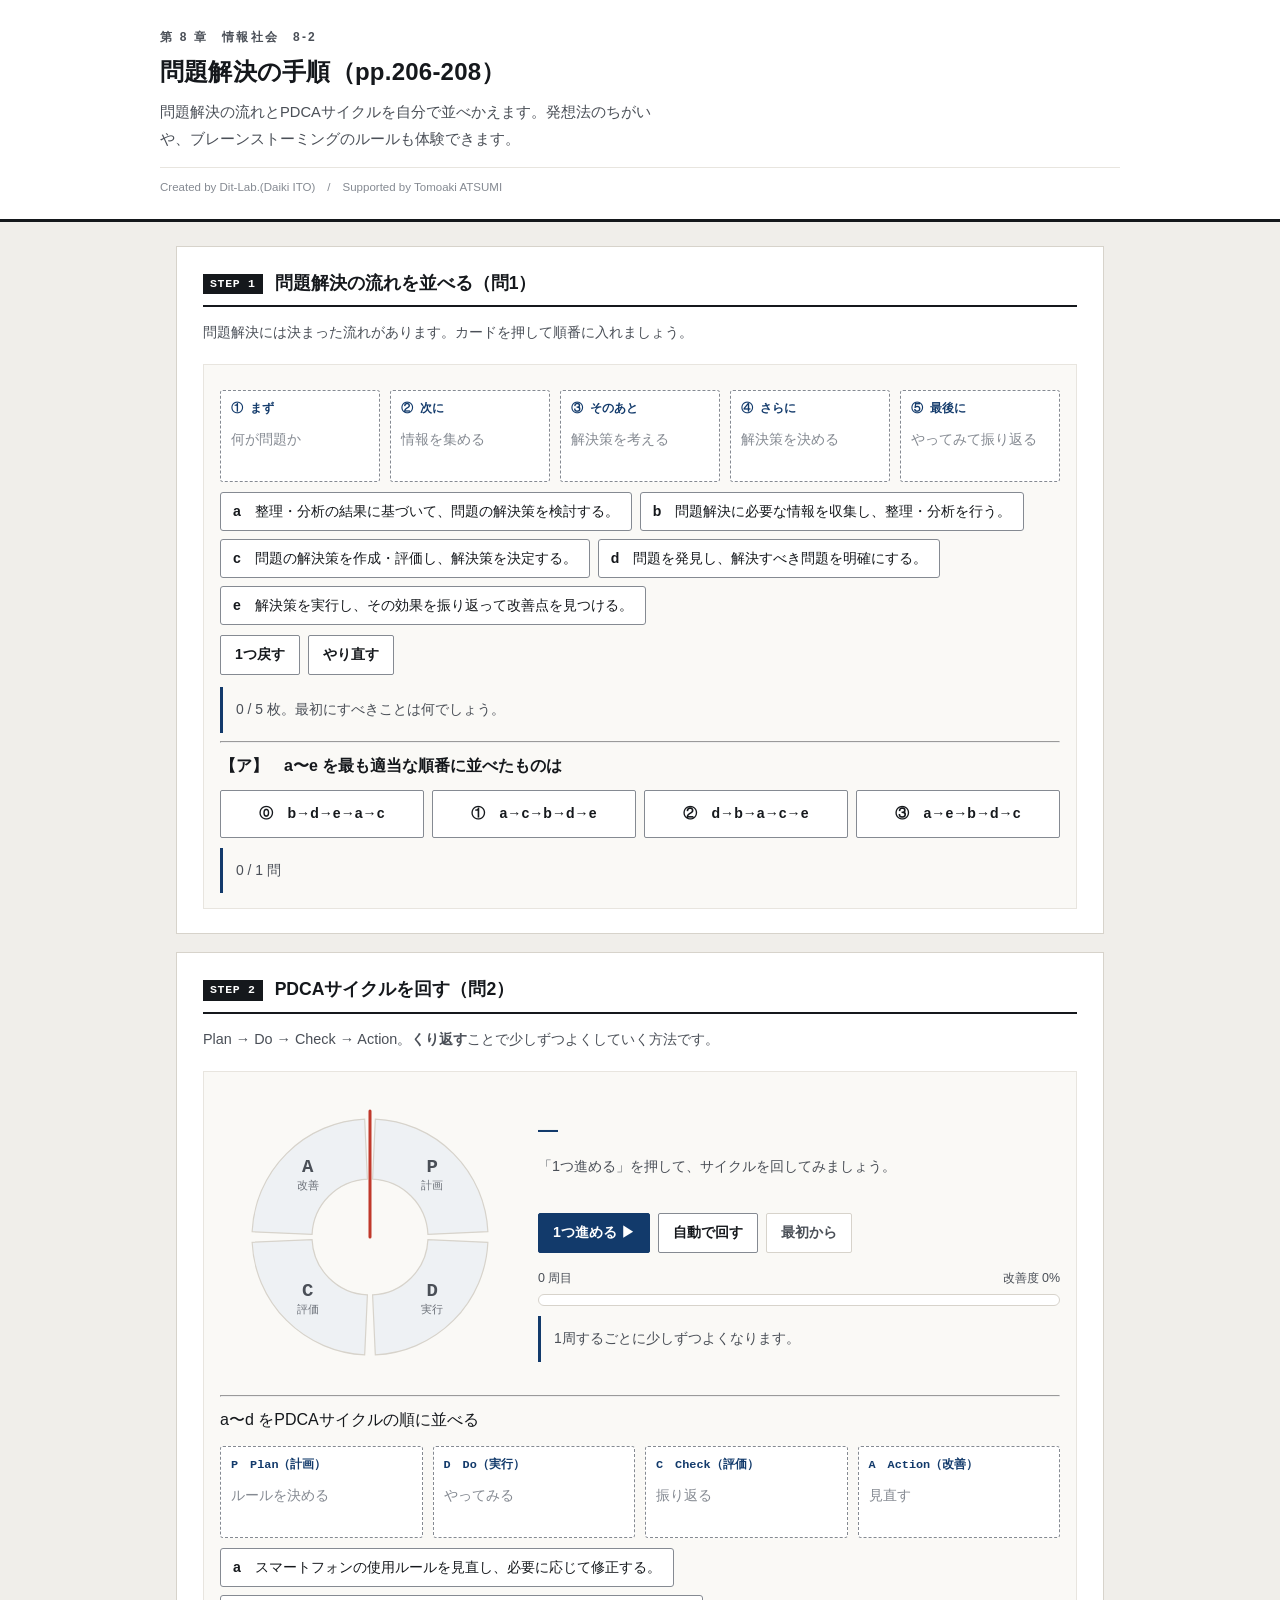
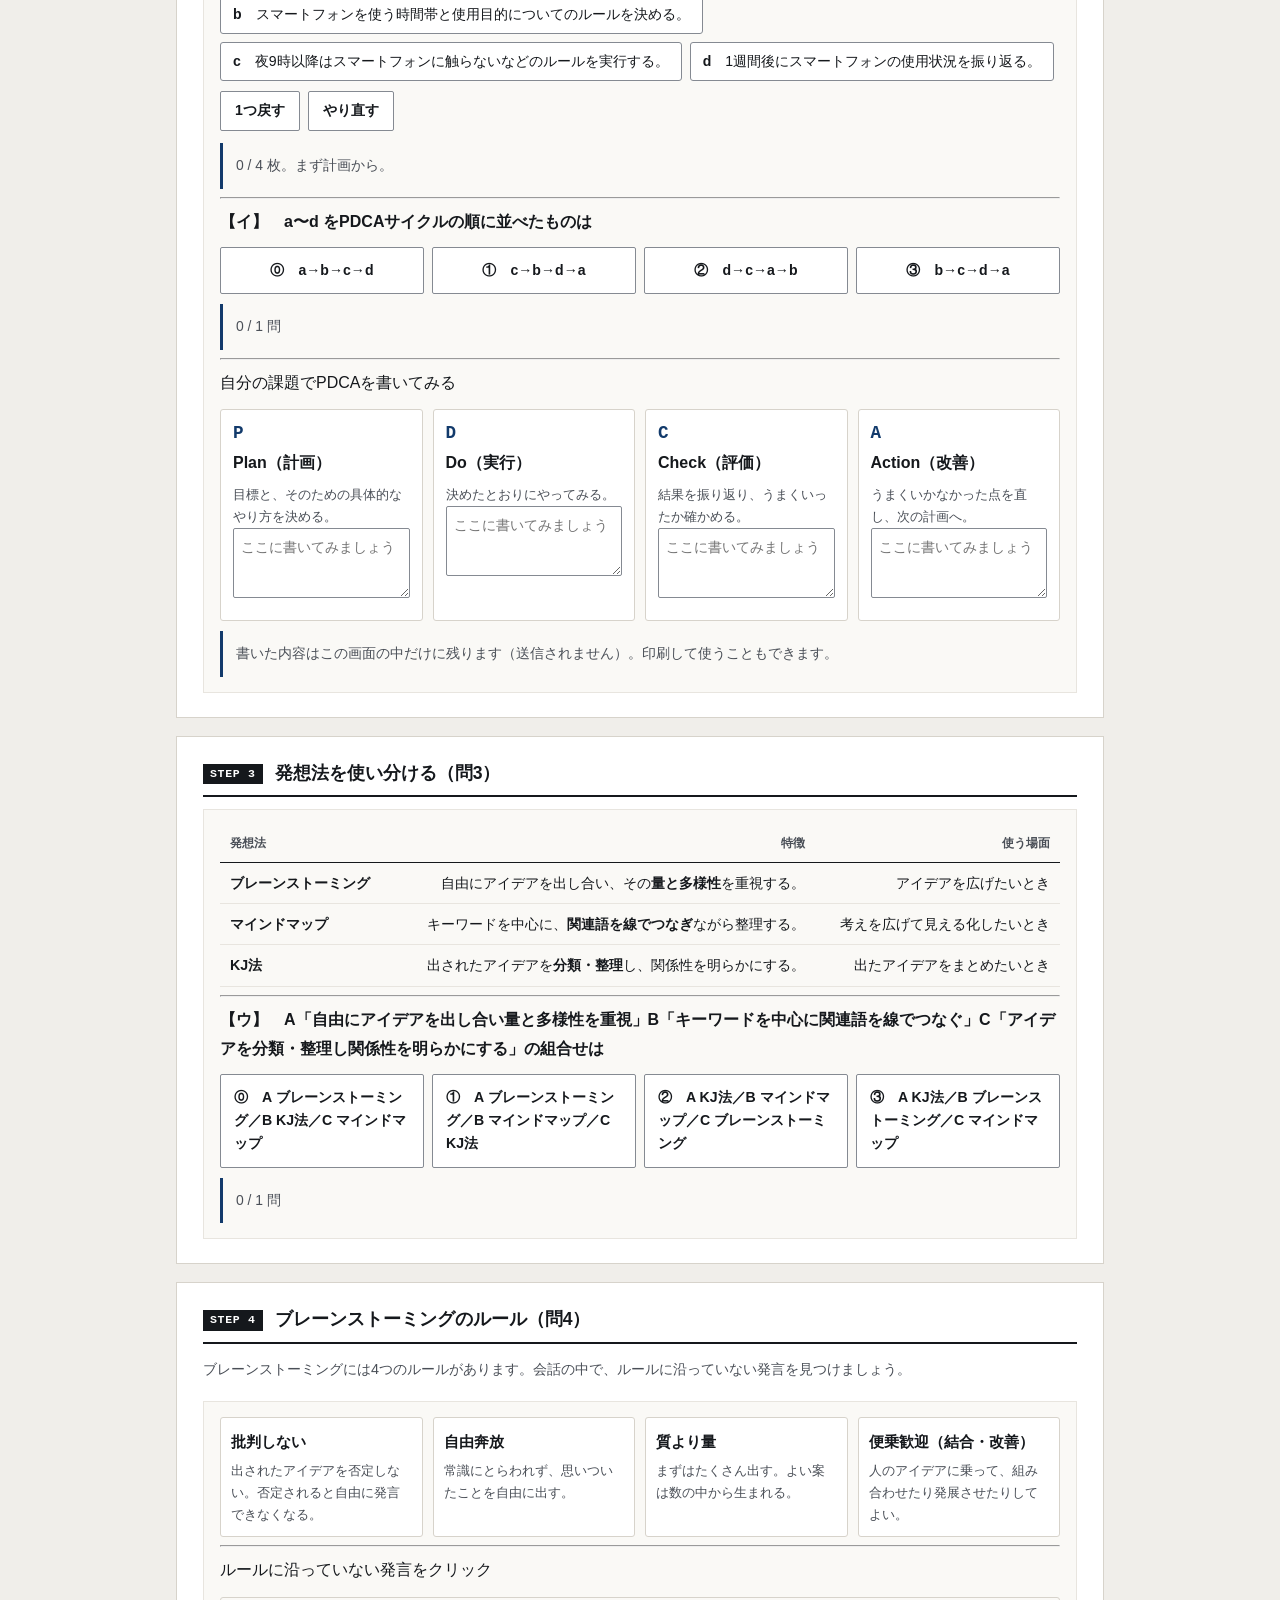
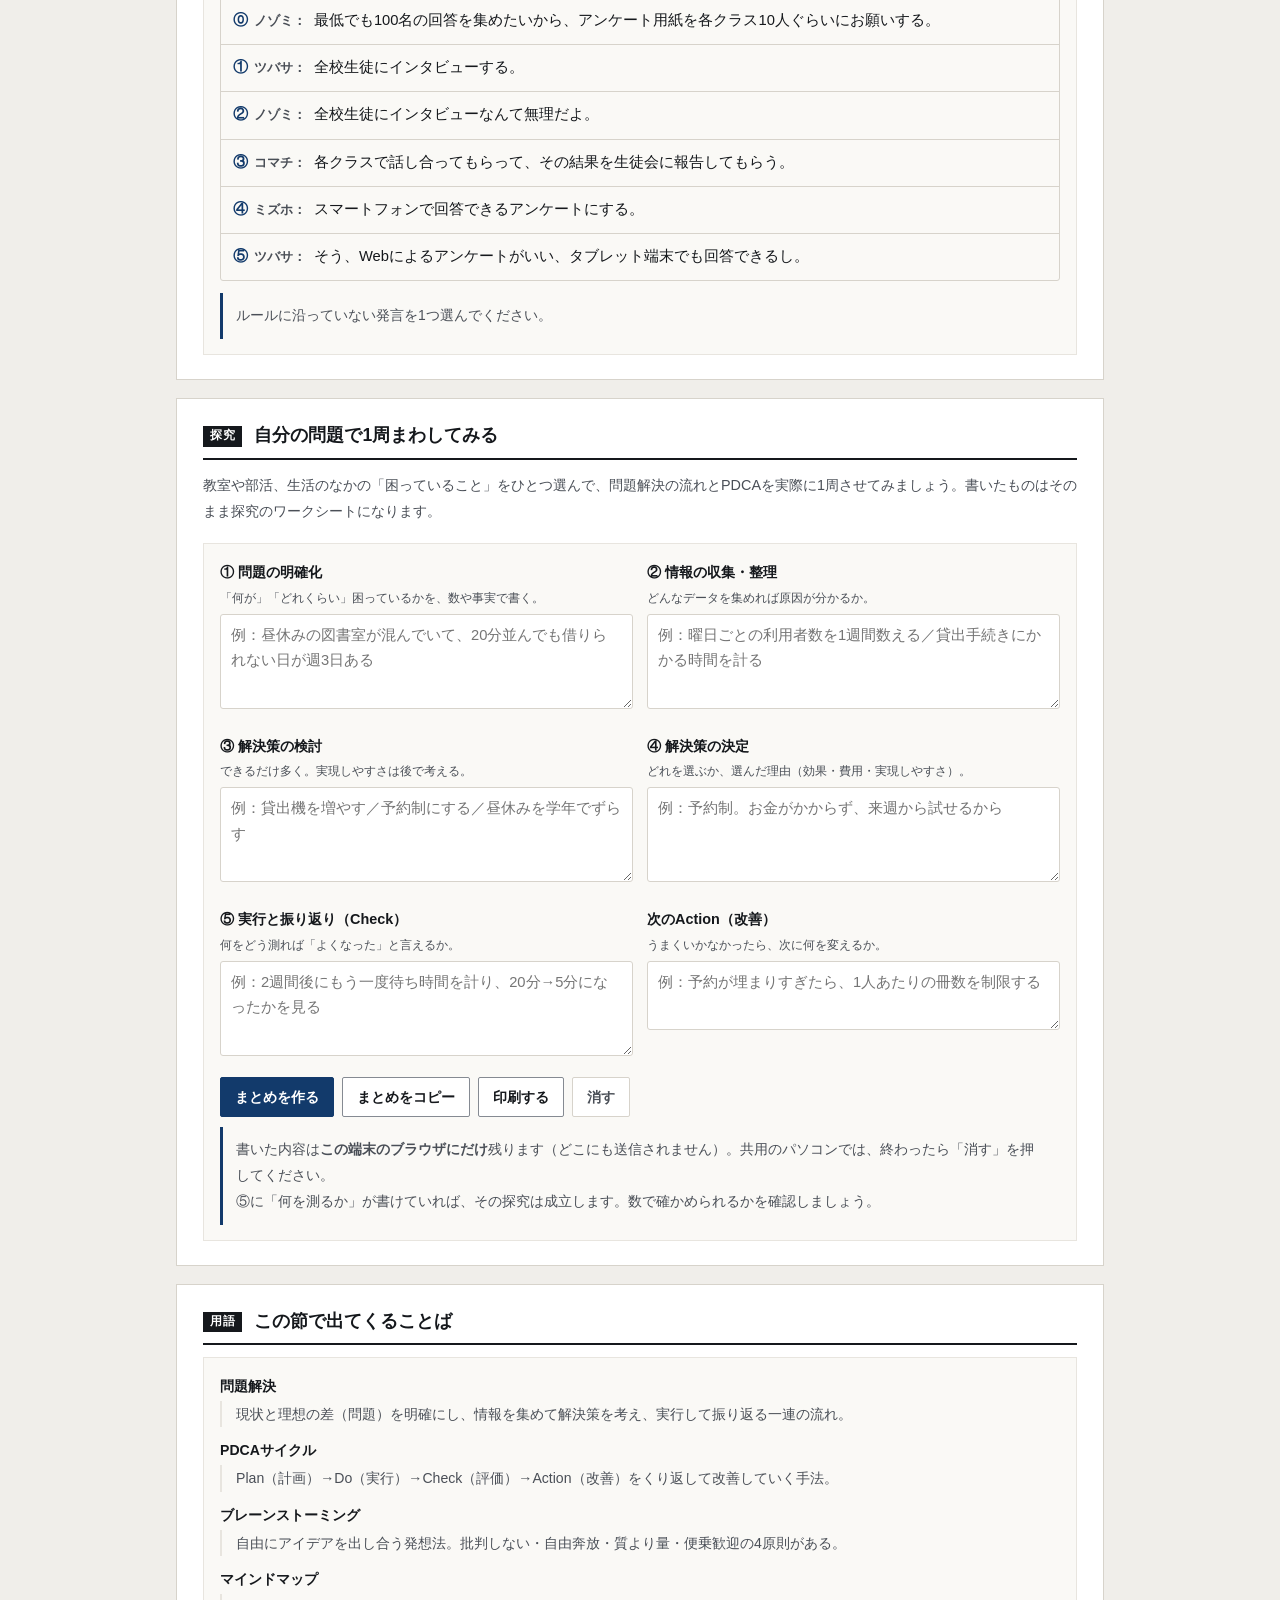
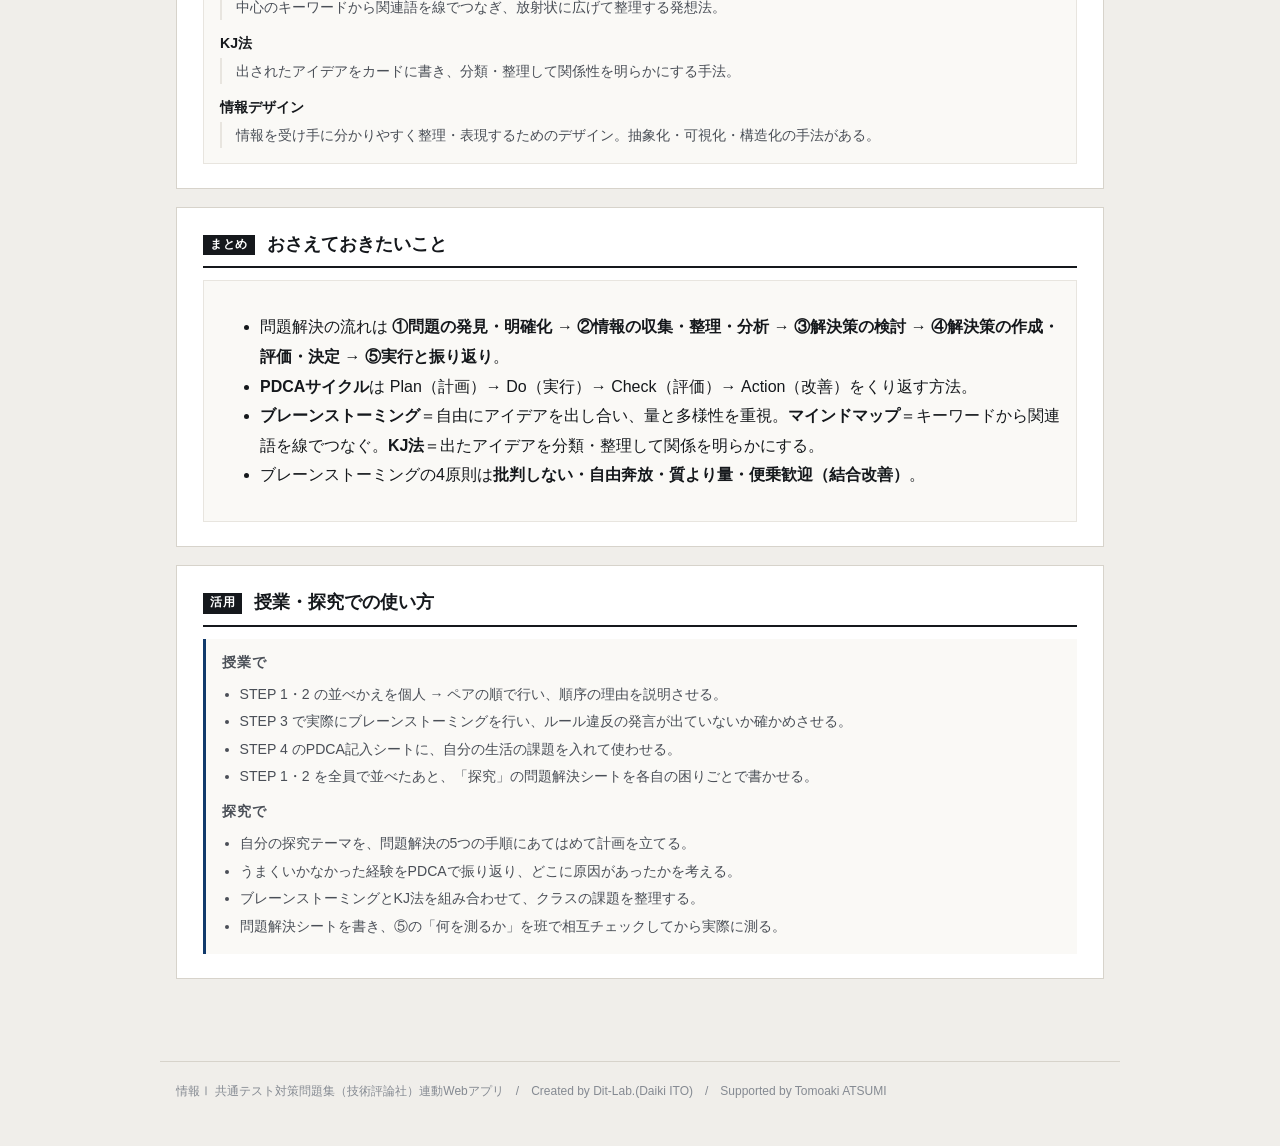
<file: index.html>
<!DOCTYPE html>
<html lang="ja">
<head>
<meta charset="UTF-8">
<meta name="viewport" content="width=device-width, initial-scale=1.0">
<title>問題解決の手順｜情報Ⅰ共通テスト対策問題集</title>
<meta name="description" content="問題解決の流れとPDCAサイクルを自分で並べかえます。発想法のちがいや、ブレーンストーミングのルールも体験できます。">
<link rel="icon" href="data:image/svg+xml,%3Csvg xmlns=%22http://www.w3.org/2000/svg%22 viewBox=%220 0 32 32%22%3E%3Crect width=%2232%22 height=%2232%22 fill=%22%2315181c%22/%3E%3Ctext x=%2216%22 y=%2222%22 font-size=%2218%22 font-family=%22monospace%22 fill=%22%23fff%22 text-anchor=%22middle%22%3E01%3C/text%3E%3C/svg%3E">
<link rel="stylesheet" href="css/style.css?v=88681cd4">
<link rel="stylesheet" href="css/app.css?v=15111fce">
</head>
<body>

<header class="app-header">
  <div class="inner">
    <span class="eyebrow">第 8 章　情報社会　8-2</span>
    <h1>問題解決の手順（pp.206-208）</h1>
    <p class="lead">問題解決の流れとPDCAサイクルを自分で並べかえます。発想法のちがいや、ブレーンストーミングのルールも体験できます。</p>
    <p class="credit">Created by Dit-Lab.(Daiki ITO)　/　Supported by Tomoaki ATSUMI</p>
  </div>
</header>

<main class="wrap">
  <section class="step" id="step1">
    <h2><span class="no">STEP 1</span>問題解決の流れを並べる（問1）</h2>
    <p class="desc">問題解決には決まった流れがあります。カードを押して順番に入れましょう。</p>
    <div class="panel">
      <div id="flowBox"></div>
      <div class="note" id="flowNote" style="margin-top:12px"></div>
      <hr class="sep">
      <div id="q1Box"></div>
      <div class="note" id="q1Note" style="margin-top:10px"></div>
    </div>
  </section>

  <section class="step" id="step2">
    <h2><span class="no">STEP 2</span>PDCAサイクルを回す（問2）</h2>
    <p class="desc">Plan → Do → Check → Action。<strong>くり返す</strong>ことで少しずつよくしていく方法です。</p>
    <div class="panel">
      <div class="cyc">
        <div class="cycfig" id="cycFig"></div>
        <div class="cycside">
          <div class="cycnow" id="cycNow">—</div>
          <p class="cycdesc" id="cycDesc">「1つ進める」を押して、サイクルを回してみましょう。</p>
          <div class="btn-row" style="margin-top:10px">
            <button class="btn primary" id="cycStep">1つ進める ▶</button>
            <button class="btn" id="cycAuto">自動で回す</button>
            <button class="btn ghost" id="cycReset">最初から</button>
          </div>
          <div class="cycmeter">
            <div class="cyclab"><span id="cycRound">0 周目</span><span id="cycPct">改善度 0%</span></div>
            <div class="cyctrack"><i id="cycFill"></i></div>
          </div>
          <p class="note info" style="margin-top:10px" id="cycMsg">1周するごとに少しずつよくなります。</p>
        </div>
      </div>

      <hr class="sep">
      <p class="qhead">a〜d をPDCAサイクルの順に並べる</p>
      <div id="pdcaBox"></div>
      <div class="note" id="pdcaNote" style="margin-top:12px"></div>
      <hr class="sep">
      <div id="q2Box"></div>
      <div class="note" id="q2Note" style="margin-top:10px"></div>
      <hr class="sep">
      <p class="qhead">自分の課題でPDCAを書いてみる</p>
      <div class="pdca" id="mySheet"></div>
      <div class="note info" style="margin-top:10px">書いた内容はこの画面の中だけに残ります（送信されません）。印刷して使うこともできます。</div>
    </div>
  </section>

  <section class="step" id="step3">
    <h2><span class="no">STEP 3</span>発想法を使い分ける（問3）</h2>
    <div class="panel">
      <div class="tbl-scroll"><table class="tbl" id="ideaTable"></table></div>
      <hr class="sep">
      <div id="q3Box"></div>
      <div class="note" id="q3Note" style="margin-top:10px"></div>
    </div>
  </section>

  <section class="step" id="step4">
    <h2><span class="no">STEP 4</span>ブレーンストーミングのルール（問4）</h2>
    <p class="desc">ブレーンストーミングには4つのルールがあります。会話の中で、ルールに沿っていない発言を見つけましょう。</p>
    <div class="panel">
      <div class="bsrules" id="ruleBox"></div>
      <hr class="sep">
      <p class="qhead">ルールに沿っていない発言をクリック</p>
      <div class="talk" id="talkBox"></div>
      <div class="note" id="talkNote" style="margin-top:12px"></div>
    </div>
  </section>

  <section class="step wsprint" id="wsSec">
    <h2><span class="no">探究</span>自分の問題で1周まわしてみる</h2>
    <p class="desc">教室や部活、生活のなかの「困っていること」をひとつ選んで、問題解決の流れとPDCAを実際に1周させてみましょう。書いたものはそのまま探究のワークシートになります。</p>
    <div class="panel"><div id="wsBox"></div></div>
  </section>

  <section class="step" id="glossary">
    <h2><span class="no">用語</span>この節で出てくることば</h2>
    <div class="panel"><div id="glossBox"></div></div>
  </section>

  <section class="step" id="wrap">
    <h2><span class="no">まとめ</span>おさえておきたいこと</h2>
    <div class="panel">
      <ul class="bullets">
        <li>問題解決の流れは <strong>①問題の発見・明確化 → ②情報の収集・整理・分析 → ③解決策の検討 → ④解決策の作成・評価・決定 → ⑤実行と振り返り</strong>。</li>
        <li><strong>PDCAサイクル</strong>は Plan（計画）→ Do（実行）→ Check（評価）→ Action（改善）をくり返す方法。</li>
        <li><strong>ブレーンストーミング</strong>＝自由にアイデアを出し合い、量と多様性を重視。<strong>マインドマップ</strong>＝キーワードから関連語を線でつなぐ。<strong>KJ法</strong>＝出たアイデアを分類・整理して関係を明らかにする。</li>
        <li>ブレーンストーミングの4原則は<strong>批判しない・自由奔放・質より量・便乗歓迎（結合改善）</strong>。</li>
      </ul>
    </div>
  </section>

  <section class="step">
    <h2><span class="no">活用</span>授業・探究での使い方</h2>
    <div class="use-note">
      <h3>授業で</h3>
      <ul>
        <li>STEP 1・2 の並べかえを個人 → ペアの順で行い、順序の理由を説明させる。</li>
        <li>STEP 3 で実際にブレーンストーミングを行い、ルール違反の発言が出ていないか確かめさせる。</li>
        <li>STEP 4 のPDCA記入シートに、自分の生活の課題を入れて使わせる。</li>
        <li>STEP 1・2 を全員で並べたあと、「探究」の問題解決シートを各自の困りごとで書かせる。</li>
      </ul>
      <h3 style="margin-top:12px">探究で</h3>
      <ul>
        <li>自分の探究テーマを、問題解決の5つの手順にあてはめて計画を立てる。</li>
        <li>うまくいかなかった経験をPDCAで振り返り、どこに原因があったかを考える。</li>
        <li>ブレーンストーミングとKJ法を組み合わせて、クラスの課題を整理する。</li>
        <li>問題解決シートを書き、⑤の「何を測るか」を班で相互チェックしてから実際に測る。</li>
      </ul>
    </div>
  </section>

</main>

<footer class="app-footer">
  情報Ⅰ 共通テスト対策問題集（技術評論社）連動Webアプリ　/　Created by Dit-Lab.(Daiki ITO)　/　Supported by Tomoaki ATSUMI
</footer>

<script src="js/terms.js?v=10004a9f"></script>
<script src="js/quiz.js?v=13402362"></script>
<script src="js/worksheet.js?v=b6f4e4b3"></script>
<script src="js/app.js?v=0a419f24"></script>
</body>
</html>
</file>
<file: css/style.css>
/* =========================================================
   情報Ⅰ 共通テスト対策問題集 — Web アプリ共通スタイル
   紙面（参考書）に寄せた設計。装飾色は使わず、色は意味を持つときだけ。
   ========================================================= */

:root{
  --paper:#ffffff;
  --paper-2:#faf9f6;      /* うすい紙 */
  --bg:#f0eeea;           /* 台紙 */
  --ink:#15181c;
  --ink-2:#4a4f57;
  --ink-3:#858a92;
  --rule:#d7d3cb;
  /* 旧名のまま書かれているアプリ用の別名（未定義だと枠線や文字色が消えるため） */
  --line: var(--rule);
  --muted: var(--ink-2);
  --sans: var(--font);         /* 罫線 */
  --rule-2:#e8e5df;
  --accent:#123a6b;       /* 濃紺。主要操作と現在地だけに使う */
  --accent-w:#e9eef6;
  --zero:#c0392b;         /* 左＝0 */
  --one:#1d4ed8;          /* 右＝1 */
  --ok:#1f7a3d;   --ok-bg:#eef6f0;
  --ng:#b3261e;   --ng-bg:#fbefee;
  --warn:#8a5a00; --warn-bg:#fbf5e8;
  --font:"Hiragino Kaku Gothic ProN","Hiragino Sans","Yu Gothic Medium","Yu Gothic",
         "Noto Sans JP",Meiryo,-apple-system,BlinkMacSystemFont,sans-serif;
  --mono:"SFMono-Regular",Menlo,Consolas,"Courier New",monospace;
}

*{box-sizing:border-box}
[hidden]{display:none !important}
html{-webkit-text-size-adjust:100%}
body{
  margin:0; background:var(--bg); color:var(--ink);
  font-family:var(--font); font-size:16px; line-height:1.85;
  font-feature-settings:"palt" 1;
}
h1,h2,h3,h4{line-height:1.45; margin:0; font-weight:700}
p{margin:0 0 .75em} p:last-child{margin-bottom:0}
a{color:var(--accent)}

/* ---------- 標題 ---------- */
.app-header{background:var(--paper); border-bottom:3px solid var(--ink); padding:26px 20px 20px}
.app-header .inner{max-width:960px; margin:0 auto}
.app-header .eyebrow{
  font-size:.75rem; font-weight:700; color:var(--ink-2); letter-spacing:.18em;
  display:block; margin-bottom:7px;
}
.app-header h1{font-size:1.5rem; letter-spacing:.01em}
.app-header .lead{font-size:.92rem; color:var(--ink-2); margin-top:9px; max-width:60ch}
.app-header .credit{
  font-size:.72rem; color:var(--ink-3); margin-top:14px;
  padding-top:9px; border-top:1px solid var(--rule-2);
}

/* ---------- 版面 ---------- */
.wrap{max-width:960px; margin:0 auto; padding:24px 16px 64px}
.step{background:var(--paper); border:1px solid var(--rule); padding:24px 26px; margin-bottom:18px}
.step > h2{
  display:flex; align-items:baseline; gap:12px; font-size:1.1rem;
  padding-bottom:9px; border-bottom:2px solid var(--ink); margin-bottom:12px;
}
.step > h2 .no{
  flex:none; font-family:var(--mono); font-size:.72rem; font-weight:700;
  background:var(--ink); color:var(--paper); padding:2px 7px; letter-spacing:.06em;
  position:relative; top:-2px;
}
.step > .desc{color:var(--ink-2); font-size:.9rem; margin-bottom:18px}
.step[hidden]{display:none}

.grid{display:grid; gap:20px}
.grid > *{min-width:0}          /* 子の中身で列が広がるのを防ぐ */
@media(min-width:800px){ .grid.c2{grid-template-columns:1fr 1fr} }
@media(min-width:800px){ .grid.c21{grid-template-columns:1.45fr 1fr} }

.panel{border:1px solid var(--rule-2); background:var(--paper-2); padding:15px 16px; min-width:0}
.panel > h3{
  font-size:.8rem; font-weight:700; color:var(--ink-2); letter-spacing:.08em;
  margin-bottom:12px; padding-bottom:6px; border-bottom:1px solid var(--rule);
}

/* ---------- 部品 ---------- */
.btn{
  appearance:none; border:1px solid var(--ink-3); background:var(--paper); color:var(--ink);
  font-family:inherit; font-size:.88rem; font-weight:700; padding:8px 14px;
  border-radius:2px; cursor:pointer; min-height:40px; line-height:1.4;
  transition:background .12s, border-color .12s, color .12s;
}
.btn:hover:not(:disabled){background:var(--accent-w); border-color:var(--accent); color:var(--accent)}
.btn:disabled{opacity:.35; cursor:not-allowed}
.btn.primary{background:var(--accent); color:var(--paper); border-color:var(--accent)}
.btn.primary:hover:not(:disabled){background:#0d2c53; color:var(--paper)}
.btn.ghost{border-color:var(--rule); color:var(--ink-2)}
.btn.sm{font-size:.8rem; padding:5px 10px; min-height:34px}
.btn-row{display:flex; flex-wrap:wrap; gap:8px; align-items:center}

/* タブ（見出し下線式） */
.seg{display:flex; gap:0; border-bottom:1px solid var(--rule)}
.seg button{
  appearance:none; border:0; background:transparent; font-family:inherit; font-size:.88rem;
  font-weight:700; color:var(--ink-3); padding:9px 4px; margin-right:26px; cursor:pointer;
  border-bottom:3px solid transparent; margin-bottom:-1px; min-height:40px;
}
.seg button:hover{color:var(--ink-2)}
.seg button[aria-pressed="true"]{color:var(--ink); border-bottom-color:var(--accent)}

label.fld{display:block; font-size:.78rem; font-weight:700; color:var(--ink-2); margin-bottom:5px; letter-spacing:.04em}
input[type=text], textarea, input[type=number]{
  width:100%; font-family:inherit; font-size:1rem; color:var(--ink);
  border:1px solid var(--ink-3); border-radius:2px; padding:9px 11px;
  background:var(--paper); min-height:42px;
}
input:focus, textarea:focus{outline:2px solid var(--accent); outline-offset:-1px; border-color:var(--accent)}
.btn:focus-visible, .seg button:focus-visible, .node-card:focus-visible{outline:2px solid var(--accent); outline-offset:2px}
textarea{resize:vertical; line-height:1.7}
.mono{font-family:var(--mono)}

table.tbl{width:100%; border-collapse:collapse; font-size:.89rem}
table.tbl th, table.tbl td{border-bottom:1px solid var(--rule-2); padding:7px 10px; text-align:right}
table.tbl th:first-child, table.tbl td:first-child{text-align:left}
table.tbl thead th{border-bottom:1.5px solid var(--ink); font-size:.76rem; color:var(--ink-2); font-weight:700; white-space:nowrap}
.tbl-scroll{overflow-x:auto; -webkit-overflow-scrolling:touch; max-width:100%}

.note{padding:10px 13px; font-size:.87rem; border-left:3px solid var(--ink-3); background:var(--paper-2); overflow-wrap:break-word; word-break:break-word}
.note.ok{background:var(--ok-bg); border-left-color:var(--ok); color:#123f22}
.note.ng{background:var(--ng-bg); border-left-color:var(--ng); color:#6d1a15}
.note.info{background:var(--paper-2); border-left-color:var(--accent); color:var(--ink-2)}
.note.warn{background:var(--warn-bg); border-left-color:var(--warn); color:#5c3d00}
.note[hidden]{display:none}

.badge{
  display:inline-block; font-size:.72rem; font-weight:700; padding:1px 7px;
  border:1px solid var(--rule); color:var(--ink-2); background:var(--paper); letter-spacing:.04em;
}

/* 数値は罫線で仕切るだけ。カードにしない */
.metrics{display:flex; flex-wrap:wrap; gap:0; border-top:1px solid var(--rule)}
.metric{flex:1 1 130px; padding:11px 14px 11px 0; border-right:1px solid var(--rule-2)}
.metric:last-child{border-right:0}
.metric .k{font-size:.74rem; color:var(--ink-3); font-weight:700; letter-spacing:.05em}
.metric .v{font-size:1.6rem; font-weight:700; line-height:1.3; font-family:var(--mono); letter-spacing:-.01em}
.metric .s{font-size:.76rem; color:var(--ink-2)}

.bit0{color:var(--zero); font-weight:700}
.bit1{color:var(--one); font-weight:700}

.app-footer{
  max-width:960px; margin:0 auto; padding:18px 16px 44px; color:var(--ink-3);
  font-size:.75rem; border-top:1px solid var(--rule);
}
.sr-only{position:absolute;width:1px;height:1px;overflow:hidden;clip:rect(0 0 0 0);white-space:nowrap}

@media(max-width:640px){
  body{font-size:15px}
  .app-header{padding:20px 16px 16px}
  .app-header h1{font-size:1.16rem}
  .wrap{padding:16px 12px 52px}
  .step{padding:18px 15px}
  .seg button{margin-right:18px; font-size:.84rem}
  .metric{flex-basis:50%; border-right:0}
}
@media (prefers-reduced-motion:reduce){ *{animation:none!important; transition:none!important} }

/* ---------- 自分のデータ・共有・印刷 ---------- */
.toolbar{display:flex; flex-wrap:wrap; gap:8px; align-items:center; margin-top:12px;
  padding-top:12px; border-top:1px solid var(--rule-2)}
.toolbar .hint{font-size:.78rem; color:var(--ink-3)}
.paste-area{width:100%; min-height:110px; font-family:var(--mono); font-size:.86rem}
.use-note{background:var(--paper-2); border-left:3px solid var(--accent); padding:14px 16px; font-size:.88rem}
.use-note h3{font-size:.86rem; letter-spacing:.06em; margin-bottom:8px; color:var(--ink-2)}
.use-note ol, .use-note ul{margin:0; padding-left:1.25em; line-height:1.95; color:var(--ink-2)}

@media print{
  body{background:#fff}
  .app-header{border-bottom:2px solid #000}
  .step{border:1px solid #bbb; break-inside:avoid; page-break-inside:avoid; margin-bottom:12px}
  .btn, .seg, .toolbar, input[type=range]{display:none !important}
  .note{border-left-width:2px}
  a[href]:after{content:""}
}

/* ---------- 入力グリッド ---------- */
.dg-scroll{overflow:auto; -webkit-overflow-scrolling:touch; border:1px solid var(--rule); background:var(--paper); max-height:420px}
table.dg{border-collapse:collapse; font-family:var(--mono); font-size:.9rem; min-width:100%}
table.dg th, table.dg td{border:1px solid var(--rule-2); padding:0}
table.dg thead th{background:var(--paper-2); position:sticky; top:0; z-index:2}
table.dg .dg-n{background:var(--paper-2); color:var(--ink-3); font-size:.76rem; font-weight:400;
  text-align:center; min-width:34px; padding:0 4px; position:sticky; left:0; z-index:1}
table.dg .dg-corner{background:var(--paper-2); min-width:34px; position:sticky; left:0; z-index:3}
table.dg .dg-act{background:var(--paper-2); width:34px}
.dg-h, .dg-c{width:100%; min-width:96px; border:0; background:transparent; font-family:inherit;
  font-size:.9rem; padding:8px 9px; color:var(--ink); min-height:38px}
.dg-h{font-weight:700; font-family:var(--font); font-size:.82rem; color:var(--ink-2)}
.dg-c.num{text-align:right}
.dg-c:focus, .dg-h:focus{outline:2px solid var(--accent); outline-offset:-2px; background:var(--accent-w)}
.dg-del{border:0; background:transparent; color:var(--ink-3); cursor:pointer; width:32px; height:34px; font-size:1rem}
.dg-del:hover{color:var(--ng)}
.dg-tools{display:flex; flex-wrap:wrap; gap:8px; align-items:center; margin-top:10px}
.dg-hint{font-size:.76rem; color:var(--ink-3)}

/* ---------- ファイル読み込み ---------- */
.filebox{display:flex; flex-wrap:wrap; gap:10px; align-items:center; padding:12px;
  border:1px dashed var(--rule); background:var(--paper-2)}
.filebox input[type=file]{font-size:.85rem; font-family:inherit; max-width:100%}
.filebox .sel{max-width:220px}
.filelabel{display:inline-flex; align-items:center; gap:6px; font-size:.85rem; font-weight:700;
  border:1px solid var(--ink-3); background:var(--paper); padding:8px 14px; border-radius:2px; cursor:pointer; min-height:40px}
.filelabel:hover{border-color:var(--accent); color:var(--accent); background:var(--accent-w)}
.filelabel input{display:none}

/* ---------- 用語解説 ---------- */
.term{position:relative; border-bottom:1.5px dotted var(--accent); cursor:help; color:var(--accent); font-weight:700}
.term .term-pop{display:none; position:absolute; left:0; top:1.7em; z-index:50; width:min(300px,78vw);
  background:var(--paper); border:1px solid var(--ink-3); box-shadow:0 6px 20px rgba(0,0,0,.14);
  padding:10px 12px; font-size:.82rem; font-weight:400; color:var(--ink-2); line-height:1.75;
  border-left:3px solid var(--accent); cursor:auto; text-align:left}
.term .term-pop b{display:block; color:var(--ink); font-size:.86rem; margin-bottom:3px}
.term.open .term-pop{display:block}
dl.gloss{margin:0; font-size:.88rem}
dl.gloss dt{font-weight:700; color:var(--ink); margin-top:10px}
dl.gloss dt:first-child{margin-top:0}
dl.gloss dd{margin:2px 0 0; color:var(--ink-2); line-height:1.85; padding-left:1em; border-left:2px solid var(--rule-2)}
@media print{ .term{border-bottom:0; color:inherit} .term .term-pop{display:none !important} }

/* ---------- スマホ・タブレット ---------- */
@media (max-width:1024px){
  /* iOS で入力時に画面が勝手に拡大するのを防ぐ（16px 未満だとズームする） */
  input[type=text], input[type=number], textarea, select, .dg-c, .dg-h{ font-size:16px }
  .dg-c, .dg-h{ min-width:110px }
}
@media (max-width:820px){
  .grid.c2,.grid.c21{grid-template-columns:1fr}
  .dg-scroll{max-height:340px}
  .filebox{flex-direction:column; align-items:stretch}
  .filebox .sel{max-width:100%}
  .term .term-pop{left:auto; right:0; width:min(280px,86vw)}
}
@media (max-width:480px){
  .step > h2{font-size:1rem; flex-wrap:wrap}
  .metrics{gap:0}
  .metric{flex-basis:50%; padding-right:10px}
  .metric .v{font-size:1.3rem}
  .btn{padding:8px 12px}
  .dg-tools{gap:6px}
  .dg-hint{width:100%}
}
/* タッチ操作でのスクロールを滑らかに */
.tbl-scroll, .dg-scroll, .tree-box{ -webkit-overflow-scrolling:touch; overscroll-behavior-x:contain }

/* 幅指定つきの入力欄がスマートフォンではみ出さないようにする */
input[type=text], input[type=number], input[type=search], textarea, select{ max-width:100% }
.btn-row > label{ min-width:0; max-width:100% }
.btn-row > label input, .btn-row > label select{ max-width:100% }

/* 共通：○×判定・並べかえ（quiz.js 用） */
.abcde{border:1px solid var(--rule); border-radius:3px; overflow:hidden}
.abcde > div{border-top:1px solid var(--rule); padding:10px 12px}
.abcde > div:first-child{border-top:0}
.abcde .st{display:flex; gap:10px; align-items:flex-start; flex-wrap:wrap}
.abcde .st .k{font-weight:700; font-family:var(--mono); min-width:1.4em}
.abcde .st .t{flex:1; min-width:12em}
.abcde .jb{display:flex; gap:6px}
.abcde .jb .btn{min-width:3.4em; padding:6px 10px; text-align:center}
.prep{display:grid; grid-template-columns:repeat(auto-fit,minmax(150px,1fr)); gap:10px; margin-top:10px}
.prep .slot{border:1px dashed var(--ink-3); border-radius:3px; padding:10px; min-height:92px; background:var(--paper)}
.prep .slot.filled{border-style:solid}
.prep .slot .tag{font:700 .74rem/1.4 var(--mono); color:var(--accent); display:block; margin-bottom:6px}
.prep .slot .txt{font-size:.86rem; line-height:1.7}
.cards{display:flex; flex-wrap:wrap; gap:8px; margin-top:10px}
.cards .c{border:1px solid var(--ink-3); border-radius:3px; padding:9px 12px; background:var(--paper);
  cursor:pointer; font-size:.88rem; max-width:100%; text-align:left; font-family:inherit; color:var(--ink)}
.cards .c:hover{background:var(--warn-bg)}
.cards .c.used{opacity:.35; pointer-events:none}

/* --- 予想してから実行 --- */
.pmark{display:inline-block; background:var(--accent); color:#fff; font-size:.7rem; font-weight:700;
  letter-spacing:.08em; padding:2px 7px; border-radius:2px; margin-right:8px; vertical-align:2px}
input.pin{font-size:1.05rem; padding:7px 10px; border:1px solid var(--rule); border-radius:3px;
  width:9em; max-width:100%; background:#fff}
.btn-row .unit{color:var(--muted); font-size:.9rem}
.choice4 .btn.on{border-color:var(--accent); box-shadow:inset 0 0 0 1px var(--accent); font-weight:700}
/* 設問文の見出し（flex ではなく通常の段落。.qhead は左右振り分け用なので用途が別） */
.pq{margin:0 0 10px; font-weight:700; line-height:1.85}

/* --- 自分のテーマでやってみる（ワークシート） --- */
.wsheet{display:grid; gap:14px}
@media(min-width:760px){ .wsheet{grid-template-columns:1fr 1fr} }
.wsf{display:block}
.wsf .wsl{display:block; font-weight:700; font-size:.9rem; margin-bottom:3px}
.wsf .wsh{display:block; font-size:.78rem; color:var(--muted); margin-bottom:5px; line-height:1.6}
.wsf textarea{width:100%; max-width:100%; font:inherit; font-size:.92rem; line-height:1.75;
  padding:8px 10px; border:1px solid var(--rule); border-radius:3px; background:#fff; resize:vertical}
.wsf textarea:focus{outline:2px solid var(--accent); outline-offset:-2px}
.wsout{margin-top:14px; border:1px solid var(--ink-3); border-radius:3px; background:#fff; padding:16px 18px}
.wsout h4{margin:0 0 10px; font-size:1rem}
.wsout dl{margin:0}
.wsout dt{font-weight:700; font-size:.84rem; color:var(--accent); margin-top:10px}
.wsout dd{margin:2px 0 0; font-size:.92rem; line-height:1.85; white-space:pre-wrap}
.wsout .wsmsg{margin:10px 0 0; font-size:.86rem; color:var(--muted)}
@media print{
  .app-header, .btn-row, .step:not(.wsprint){ display:none !important }
  .wsout{border:none; padding:0}
}
</file>
<file: css/app.css>
.qhead{display:flex; justify-content:space-between; align-items:center; margin-bottom:12px}
.card-q{border:1px solid var(--rule); background:var(--paper); padding:18px; margin-bottom:14px}
.q-scene{font-size:1rem; font-weight:700; line-height:1.9}
.choice4{display:grid; gap:8px; grid-template-columns:repeat(auto-fit,minmax(160px,1fr))}
.choice4 .btn{text-align:left; line-height:1.65; padding:11px 13px}
.choice4 .btn.correct{background:var(--ok-bg); border-color:var(--ok); color:var(--ok)}
.choice4 .btn.wrong{background:var(--ng-bg); border-color:var(--ng); color:var(--ng)}
.choice4.locked{pointer-events:none}
.sel{width:100%; font-family:inherit; font-size:.95rem; padding:9px 11px; min-height:42px;
  border:1px solid var(--ink-3); border-radius:2px; background:var(--paper); color:var(--ink)}
input[type=range]{width:100%; accent-color:var(--accent); height:34px}
.why{font-size:.85rem; color:var(--ink-2); line-height:1.85}
.eqbox{font-family:var(--mono); font-size:1.02rem; font-weight:700; text-align:center; padding:14px;
  border:1px solid var(--rule); background:var(--paper-2); line-height:1.8}
.blankin{border:1.5px solid var(--accent); background:#fff; padding:6px 8px; text-align:center;
  font-family:var(--mono); min-height:38px; font-size:.95rem; max-width:120px}
.blankin.ok{border-color:var(--ok); background:var(--ok-bg)}
.blankin.ng{border-color:var(--ng); background:var(--ng-bg)}
table.tbl td .blankin{width:100%; max-width:none}

/* --- 8-2 問題解決の手順 --- */
.pdca{display:grid;grid-template-columns:repeat(auto-fit,minmax(140px,1fr));gap:10px}
.pdca .s{border:1px solid var(--line);border-radius:3px;padding:12px;background:#fff}
.pdca .s .l{font:700 1.1rem/1.3 var(--mono);color:var(--accent)}
.pdca .s .n{font-weight:700;margin:3px 0 6px}
.pdca .s .d{font-size:.82rem;color:var(--muted);line-height:1.7}
.pdca .s textarea{width:100%;min-height:70px;font-family:inherit;font-size:.86rem;padding:7px;
  border:1px solid var(--ink-3);border-radius:2px;background:#fff}
.talk{border:1px solid var(--line);border-radius:3px;overflow:hidden}
.talk > div{border-top:1px solid var(--line);padding:9px 12px;font-size:.92rem;cursor:pointer}
.talk > div:first-child{border-top:0}
.talk > div:hover{background:var(--warn-bg)}
.talk .who{font-weight:700;margin-right:.6em;color:var(--muted);font-size:.84rem}
.talk .no{font-family:var(--mono);color:var(--accent);font-weight:700;margin-right:.4em}
.talk > div.pick{background:var(--warn-bg);border-left:3px solid var(--accent)}
.talk > div.ok{background:var(--ok-bg)}
.talk > div.ng{background:var(--ng-bg)}
.bsrules{display:grid;grid-template-columns:repeat(auto-fit,minmax(160px,1fr));gap:10px}
.bsrules .r{border:1px solid var(--line);border-radius:3px;padding:10px;background:#fff}
.bsrules .r .t{font-weight:700;font-size:.94rem;margin-bottom:4px}
.bsrules .r .d{font-size:.82rem;color:var(--muted);line-height:1.7}

/* --- PDCAサイクル（回る図） --- */
.cyc{display:grid;gap:18px;align-items:center}
@media(min-width:720px){ .cyc{grid-template-columns:300px 1fr} }
.cycfig svg{display:block;width:100%;max-width:300px;margin:0 auto}
.cycfig .seg{fill:#eef1f4;stroke:var(--line);stroke-width:1.2;transition:fill .45s}
.cycfig .seg.on{fill:var(--accent)}
.cycfig .sl{font:700 19px/1 var(--mono);fill:#4a4f57;text-anchor:middle;dominant-baseline:middle;transition:fill .45s}
.cycfig .sl.on{fill:#fff}
.cycfig .sn{font-size:10.5px;fill:#6b7078;text-anchor:middle;dominant-baseline:middle}
.cycfig .sn.on{fill:#fff}
.cycfig .hand{stroke:#c0392b;stroke-width:3;stroke-linecap:round;
  transition:transform .45s cubic-bezier(.45,.05,.35,1);transform-origin:150px 150px}
.cycnow{font-size:1.25rem;font-weight:700;color:var(--accent);min-height:1.5em}
.cycdesc{font-size:.9rem;color:var(--ink-2);line-height:1.8;margin:6px 0 0;min-height:3.4em}
.cycmeter{margin-top:14px}
.cyclab{display:flex;justify-content:space-between;font-size:.78rem;color:var(--ink-2);margin-bottom:4px}
.cyctrack{height:12px;border:1px solid var(--line);border-radius:6px;overflow:hidden;background:#fff}
.cyctrack i{display:block;height:100%;width:0;background:linear-gradient(90deg,#8aa7c4,#2f7d4f);
  transition:width .6s cubic-bezier(.45,.05,.35,1)}
</file>
